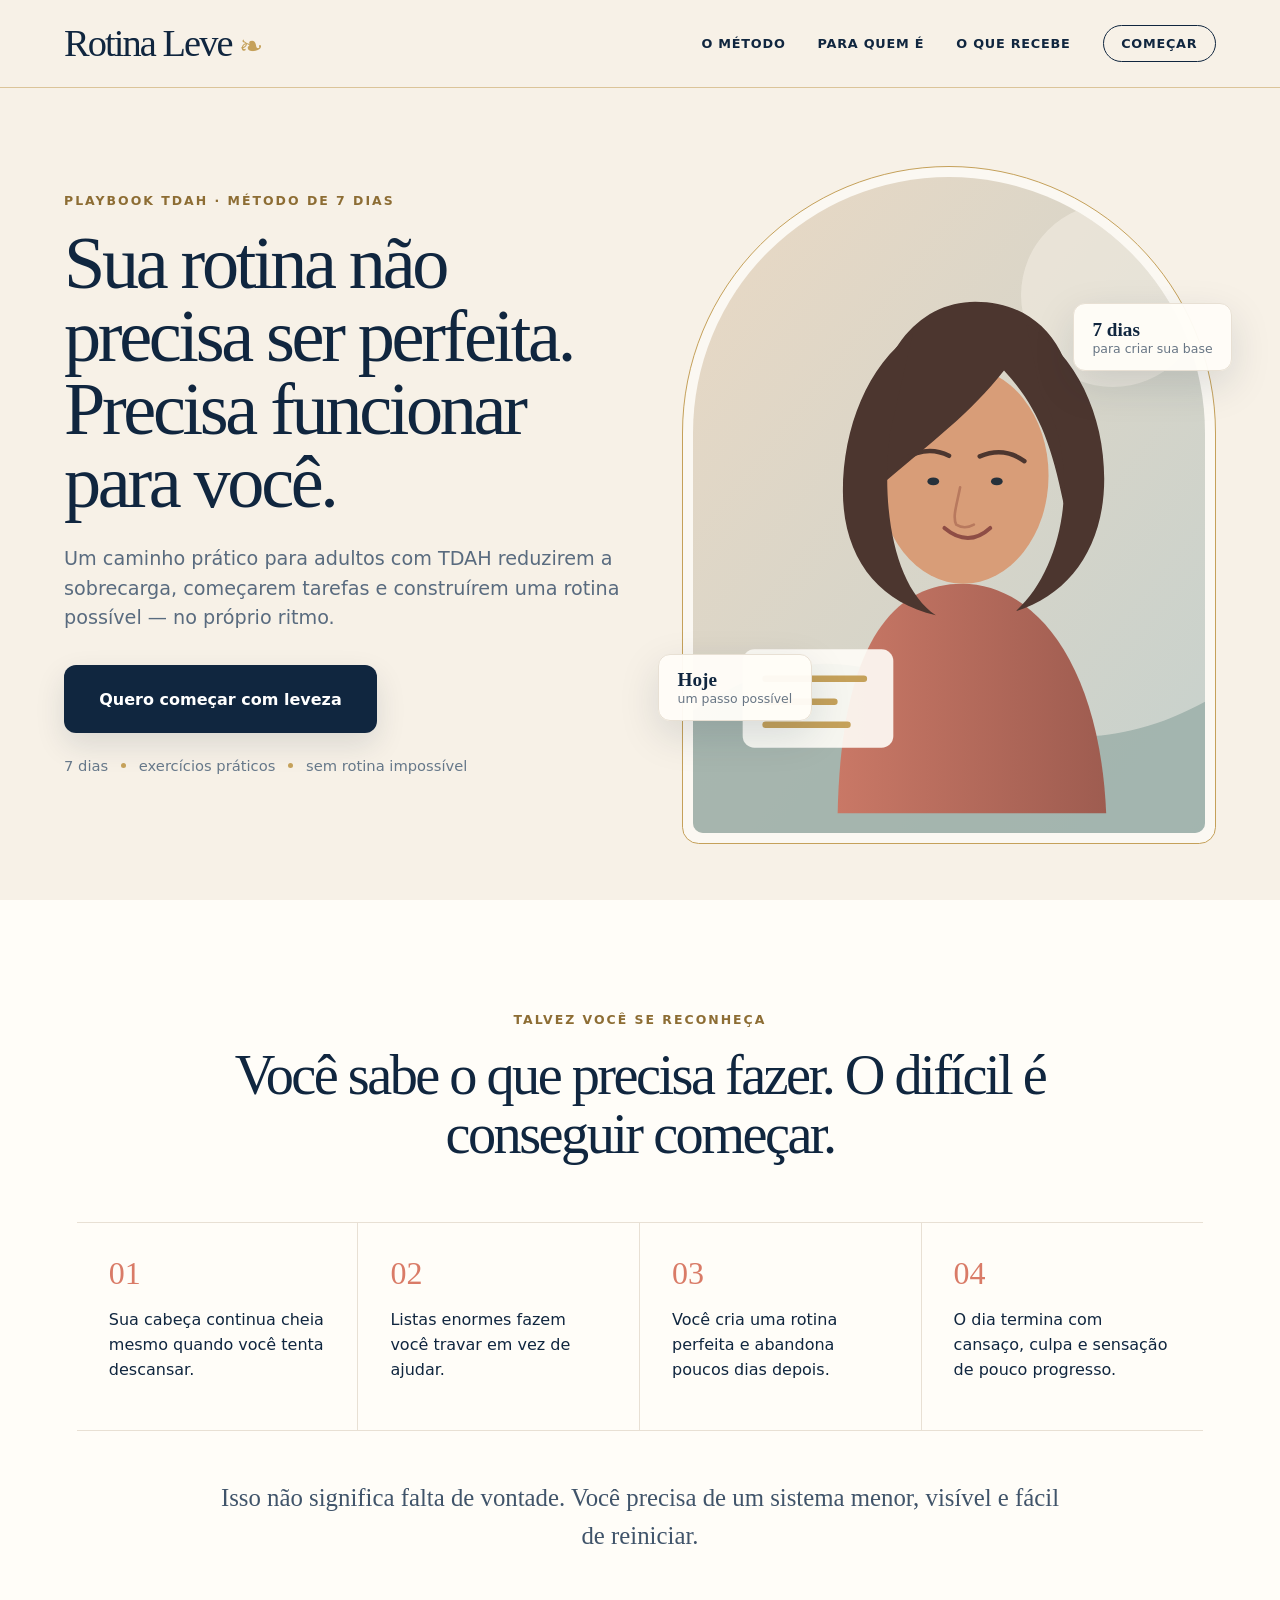
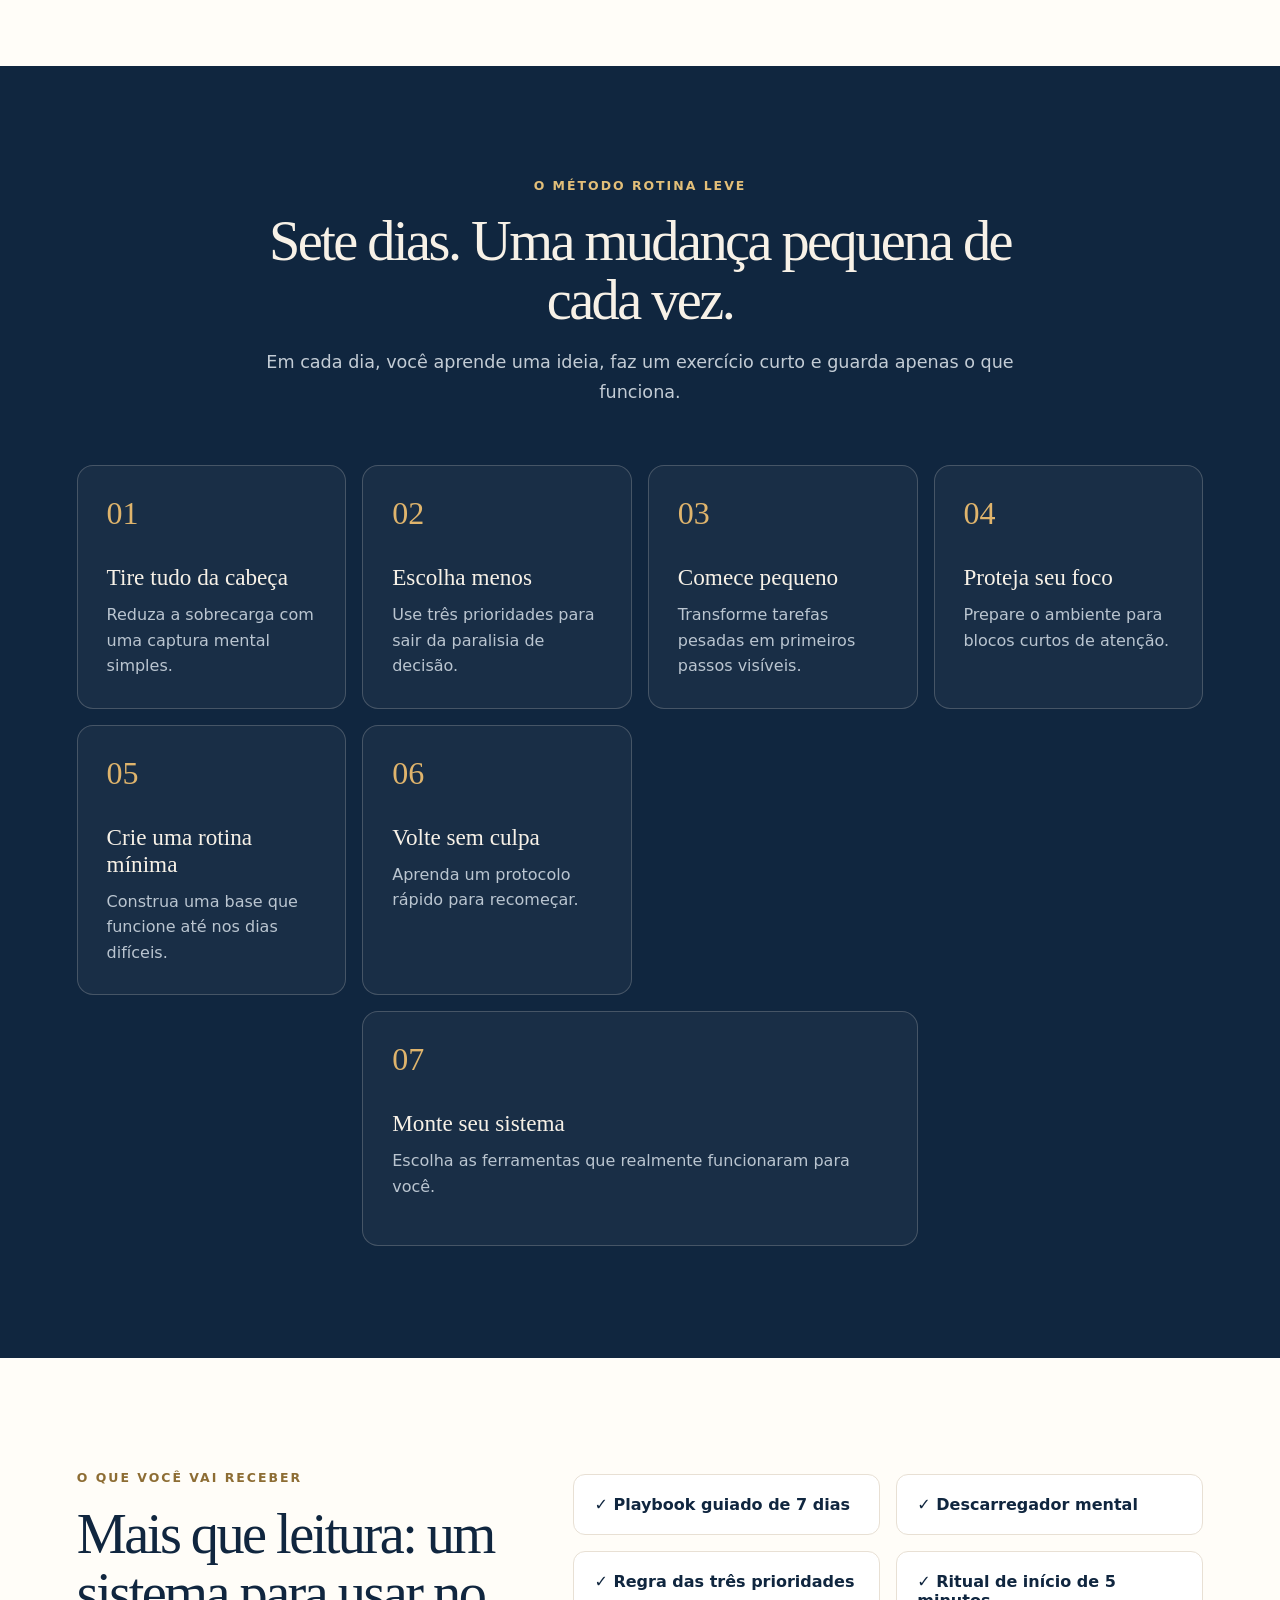
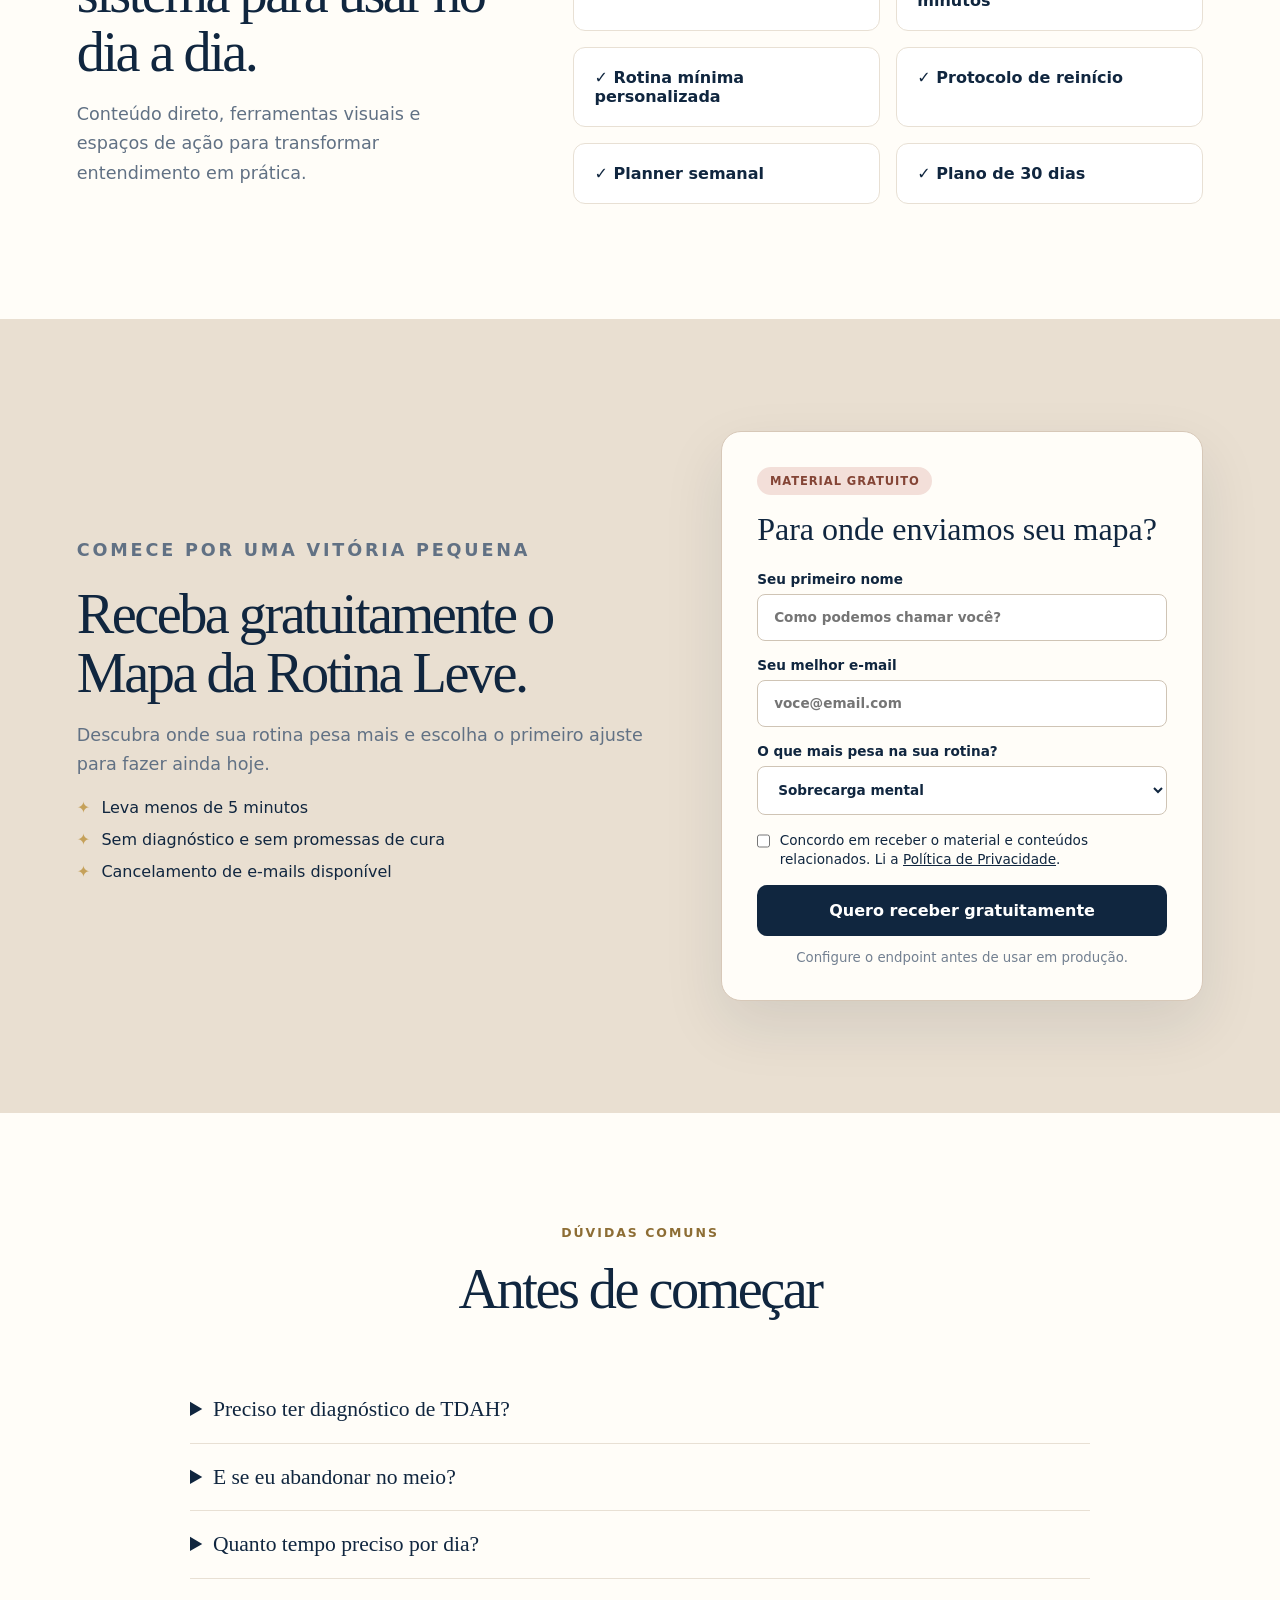
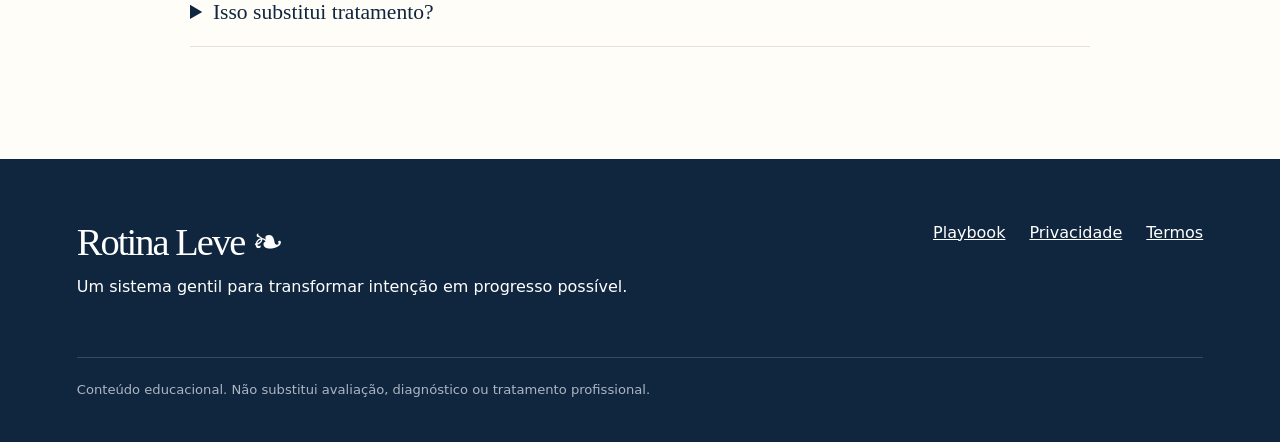
<file: site/index.html>
<!doctype html>
<html lang="pt-BR">
<head>
  <meta charset="utf-8">
  <meta name="viewport" content="width=device-width,initial-scale=1">
  <meta name="description" content="Método educacional de 7 dias para adultos reduzirem a sobrecarga e construírem uma rotina possível.">
  <meta name="theme-color" content="#10263f">
  <title>Rotina Leve — Método prático de 7 dias</title>
  <!-- TODO: trocar pelo domínio final antes do lançamento -->
  <link rel="canonical" href="https://rotinaleve.exemplo/">
  <meta property="og:type" content="website">
  <meta property="og:site_name" content="Rotina Leve">
  <meta property="og:locale" content="pt_BR">
  <meta property="og:title" content="Rotina Leve — Método prático de 7 dias">
  <meta property="og:description" content="Método educacional de 7 dias para adultos reduzirem a sobrecarga e construírem uma rotina possível.">
  <meta property="og:url" content="https://rotinaleve.exemplo/">
  <meta property="og:image" content="https://rotinaleve.exemplo/assets/images/avatar-mulher-40.svg">
  <meta name="twitter:card" content="summary_large_image">
  <meta name="twitter:title" content="Rotina Leve — Método prático de 7 dias">
  <meta name="twitter:description" content="Método educacional de 7 dias para adultos reduzirem a sobrecarga e construírem uma rotina possível.">
  <meta name="twitter:image" content="https://rotinaleve.exemplo/assets/images/avatar-mulher-40.svg">
  <link rel="manifest" href="manifest.webmanifest">
  <link rel="icon" href="assets/images/favicon.svg" type="image/svg+xml">
  <link rel="stylesheet" href="assets/css/styles.css">
</head>
<body>
  <header class="site-header">
    <a class="brand" href="#inicio">Rotina Leve <span>❧</span></a>
    <nav aria-label="Navegação principal">
      <a href="#metodo">O método</a><a href="#para-quem">Para quem é</a><a href="#conteudo">O que recebe</a><a class="nav-cta" href="#captura">Começar</a>
    </nav>
  </header>

  <main>
    <section class="hero" id="inicio">
      <div class="hero-copy">
        <p class="eyebrow">Playbook TDAH · método de 7 dias</p>
        <h1>Sua rotina não precisa ser perfeita. Precisa funcionar para você.</h1>
        <p class="hero-text">Um caminho prático para adultos com TDAH reduzirem a sobrecarga, começarem tarefas e construírem uma rotina possível — no próprio ritmo.</p>
        <a class="primary-button" href="#captura">Quero começar com leveza</a>
        <div class="micro-proof"><span>7 dias</span><i></i><span>exercícios práticos</span><i></i><span>sem rotina impossível</span></div>
      </div>
      <div class="hero-portrait" aria-label="Representação de uma mulher adulta em uma rotina mais leve">
        <div class="portrait-arch"><img src="assets/images/avatar-mulher-40.svg" alt="Ilustração temporária de uma mulher adulta serena"></div>
        <div class="floating-note note-one"><strong>Hoje</strong><span>um passo possível</span></div>
        <div class="floating-note note-two"><strong>7 dias</strong><span>para criar sua base</span></div>
      </div>
    </section>

    <section class="pain-section" id="para-quem">
      <div class="section-heading"><p class="eyebrow">Talvez você se reconheça</p><h2>Você sabe o que precisa fazer. O difícil é conseguir começar.</h2></div>
      <div class="pain-grid">
        <article><span>01</span><p>Sua cabeça continua cheia mesmo quando você tenta descansar.</p></article>
        <article><span>02</span><p>Listas enormes fazem você travar em vez de ajudar.</p></article>
        <article><span>03</span><p>Você cria uma rotina perfeita e abandona poucos dias depois.</p></article>
        <article><span>04</span><p>O dia termina com cansaço, culpa e sensação de pouco progresso.</p></article>
      </div>
      <p class="reframe">Isso não significa falta de vontade. Você precisa de um sistema menor, visível e fácil de reiniciar.</p>
    </section>

    <section class="method-section" id="metodo">
      <div class="section-heading narrow"><p class="eyebrow">O método Rotina Leve</p><h2>Sete dias. Uma mudança pequena de cada vez.</h2><p>Em cada dia, você aprende uma ideia, faz um exercício curto e guarda apenas o que funciona.</p></div>
      <div class="days-grid">
        <article class="day-card"><span>01</span><h3>Tire tudo da cabeça</h3><p>Reduza a sobrecarga com uma captura mental simples.</p></article>
        <article class="day-card"><span>02</span><h3>Escolha menos</h3><p>Use três prioridades para sair da paralisia de decisão.</p></article>
        <article class="day-card"><span>03</span><h3>Comece pequeno</h3><p>Transforme tarefas pesadas em primeiros passos visíveis.</p></article>
        <article class="day-card"><span>04</span><h3>Proteja seu foco</h3><p>Prepare o ambiente para blocos curtos de atenção.</p></article>
        <article class="day-card"><span>05</span><h3>Crie uma rotina mínima</h3><p>Construa uma base que funcione até nos dias difíceis.</p></article>
        <article class="day-card"><span>06</span><h3>Volte sem culpa</h3><p>Aprenda um protocolo rápido para recomeçar.</p></article>
        <article class="day-card"><span>07</span><h3>Monte seu sistema</h3><p>Escolha as ferramentas que realmente funcionaram para você.</p></article>
      </div>
    </section>

    <section class="included-section" id="conteudo">
      <div><p class="eyebrow">O que você vai receber</p><h2>Mais que leitura: um sistema para usar no dia a dia.</h2><p>Conteúdo direto, ferramentas visuais e espaços de ação para transformar entendimento em prática.</p></div>
      <div class="included-grid"><div>✓ Playbook guiado de 7 dias</div><div>✓ Descarregador mental</div><div>✓ Regra das três prioridades</div><div>✓ Ritual de início de 5 minutos</div><div>✓ Rotina mínima personalizada</div><div>✓ Protocolo de reinício</div><div>✓ Planner semanal</div><div>✓ Plano de 30 dias</div></div>
    </section>

    <section class="capture-section" id="captura">
      <div class="capture-copy"><p class="eyebrow">Comece por uma vitória pequena</p><h2>Receba gratuitamente o Mapa da Rotina Leve.</h2><p>Descubra onde sua rotina pesa mais e escolha o primeiro ajuste para fazer ainda hoje.</p><ul><li>Leva menos de 5 minutos</li><li>Sem diagnóstico e sem promessas de cura</li><li>Cancelamento de e-mails disponível</li></ul></div>
      <form class="lead-form" id="lead-form">
        <div class="form-badge">Material gratuito</div><h3>Para onde enviamos seu mapa?</h3>
        <label>Seu primeiro nome<input name="name" type="text" autocomplete="given-name" maxlength="80" required placeholder="Como podemos chamar você?"></label>
        <label>Seu melhor e-mail<input name="email" type="email" autocomplete="email" maxlength="180" required placeholder="voce@email.com"></label>
        <label>O que mais pesa na sua rotina?<select name="challenge"><option value="sobrecarga">Sobrecarga mental</option><option value="procrastinacao">Procrastinação</option><option value="inicio">Dificuldade de começar</option><option value="constancia">Manter constância</option></select></label>
        <label class="consent"><input name="consent" type="checkbox" required><span>Concordo em receber o material e conteúdos relacionados. Li a <a href="politica-de-privacidade.html">Política de Privacidade</a>.</span></label>
        <button type="submit">Quero receber gratuitamente</button><p class="form-status" role="status"></p><small>Configure o endpoint antes de usar em produção.</small>
      </form>
    </section>

    <section class="faq-section">
      <div class="section-heading narrow"><p class="eyebrow">Dúvidas comuns</p><h2>Antes de começar</h2></div>
      <div class="faq-list"><details><summary>Preciso ter diagnóstico de TDAH?</summary><p>Não. O método é educacional e pode ajudar adultos que enfrentam sobrecarga e dificuldade de manter uma rotina. Não substitui avaliação profissional.</p></details><details><summary>E se eu abandonar no meio?</summary><p>O método inclui um protocolo de reinício. Voltar faz parte do processo.</p></details><details><summary>Quanto tempo preciso por dia?</summary><p>De 10 a 20 minutos para ler e aplicar a microação.</p></details><details><summary>Isso substitui tratamento?</summary><p>Não. O conteúdo não substitui diagnóstico, psicoterapia, acompanhamento médico ou tratamento profissional.</p></details></div>
    </section>
  </main>

  <footer><div><span class="brand footer-brand">Rotina Leve ❧</span><p>Um sistema gentil para transformar intenção em progresso possível.</p></div><div class="footer-links"><a href="oferta.html">Playbook</a><a href="politica-de-privacidade.html">Privacidade</a><a href="termos-de-uso.html">Termos</a></div><p class="disclaimer">Conteúdo educacional. Não substitui avaliação, diagnóstico ou tratamento profissional.</p></footer>
  <script src="assets/js/config.js"></script><script src="assets/js/app.js"></script>
</body>
</html>
</file>
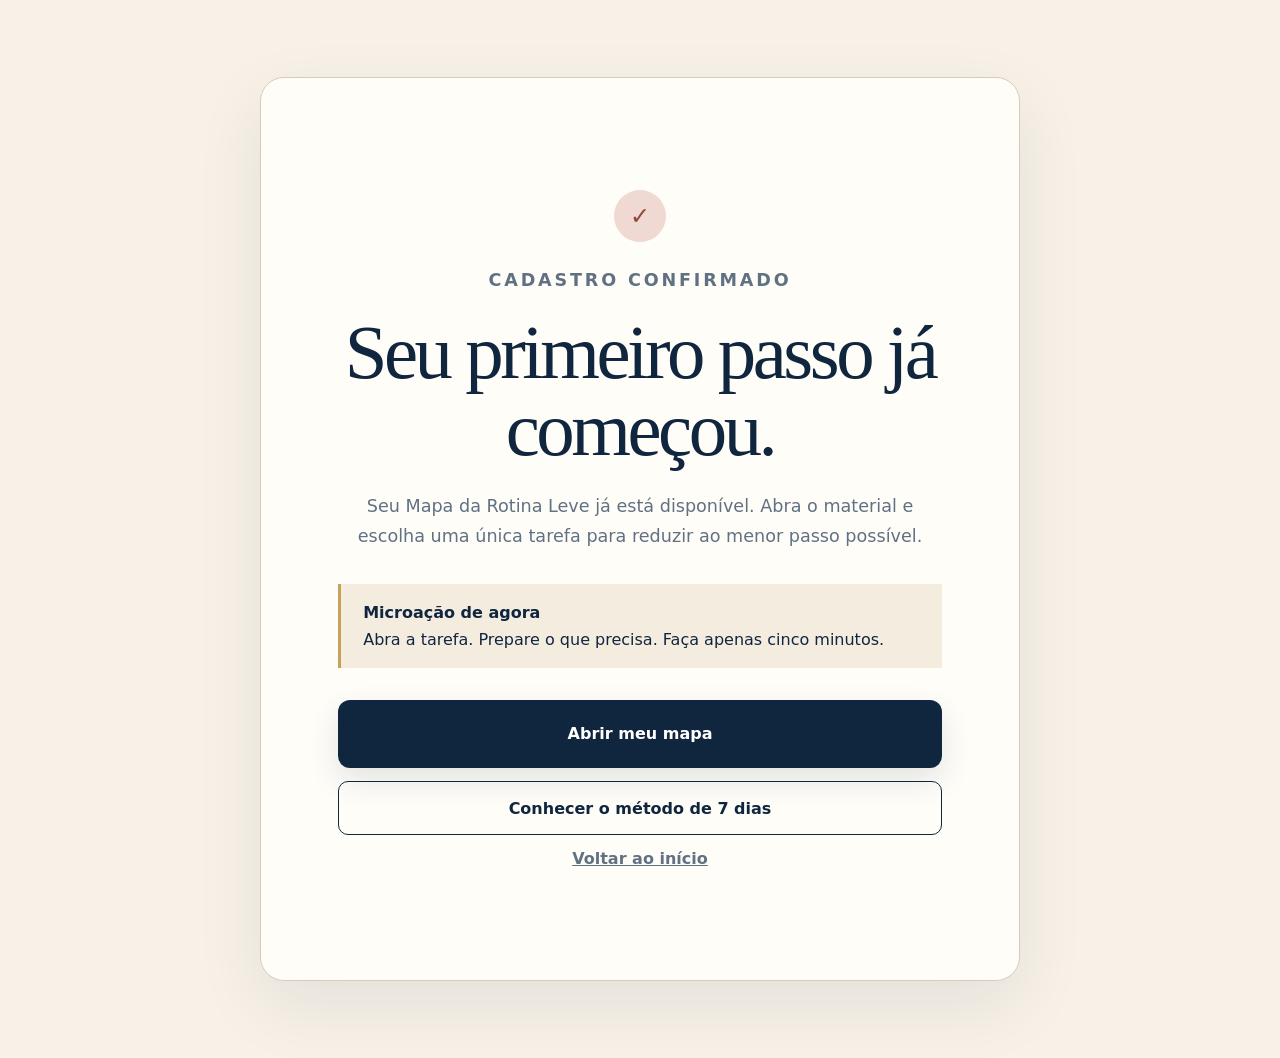
<file: site/obrigado.html>
<!doctype html><html lang="pt-BR"><head><meta charset="utf-8"><meta name="viewport" content="width=device-width,initial-scale=1"><meta name="description" content="Cadastro confirmado. Acesse agora o seu Mapa da Rotina Leve e dê o primeiro passo."><meta name="theme-color" content="#10263f"><meta name="robots" content="noindex,follow"><title>Cadastro confirmado — Rotina Leve</title><link rel="stylesheet" href="assets/css/styles.css"><link rel="icon" href="assets/images/favicon.svg" type="image/svg+xml"></head><body><main class="simple-page"><section class="simple-card"><span class="simple-icon">✓</span><p class="eyebrow">Cadastro confirmado</p><h1>Seu primeiro passo já começou.</h1><p>Seu Mapa da Rotina Leve já está disponível. Abra o material e escolha uma única tarefa para reduzir ao menor passo possível.</p><div class="next-step"><strong>Microação de agora</strong><span>Abra a tarefa. Prepare o que precisa. Faça apenas cinco minutos.</span></div><div class="simple-actions"><a class="primary-button" href="downloads/mapa-da-rotina-leve.html" target="_blank" rel="noreferrer">Abrir meu mapa</a><a class="secondary-button" href="oferta.html">Conhecer o método de 7 dias</a><a class="text-link" href="index.html">Voltar ao início</a></div></section></main></body></html>
</file>
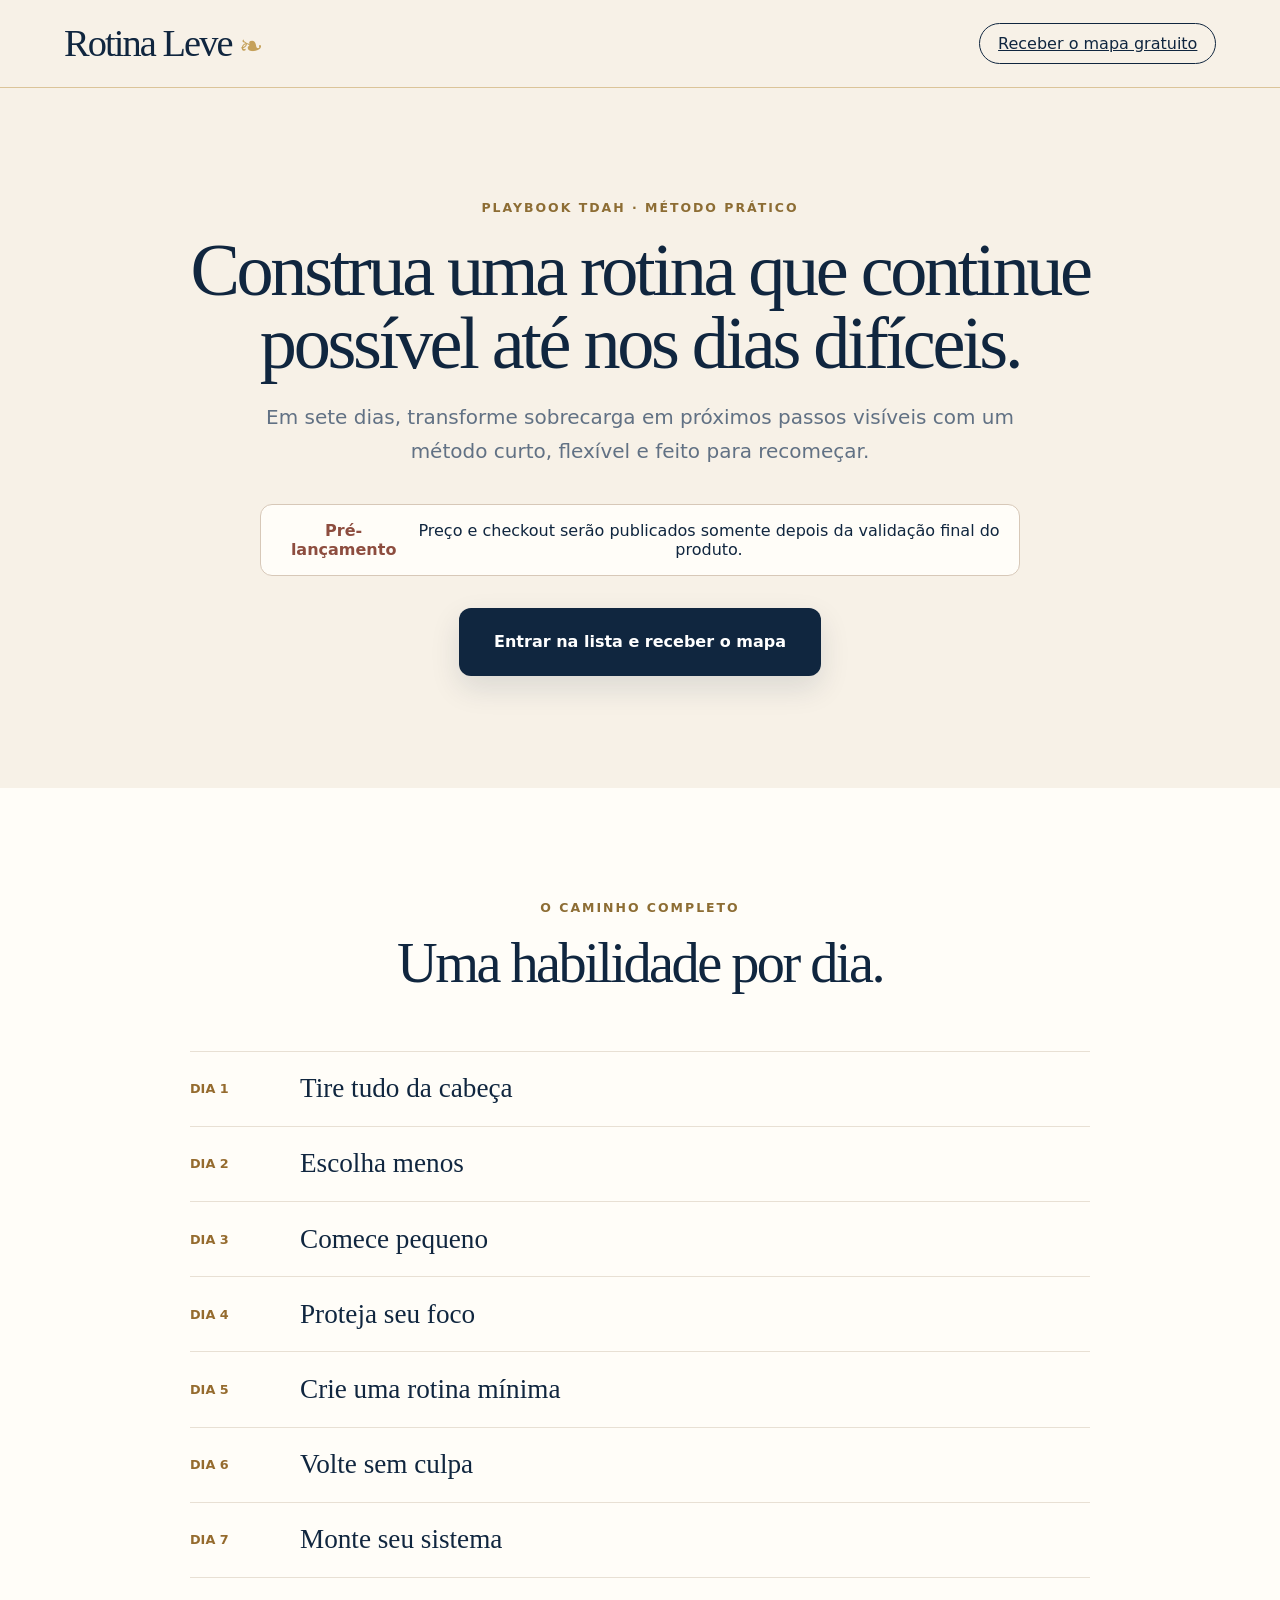
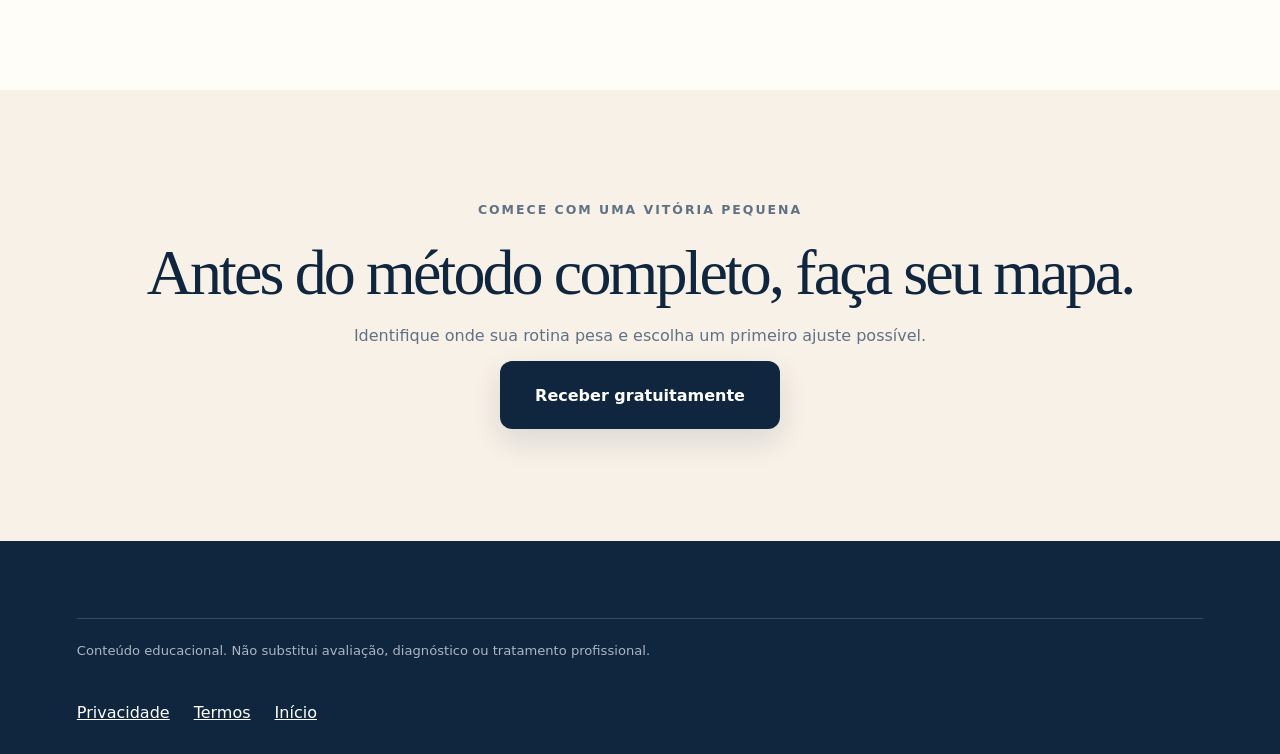
<file: site/oferta.html>
<!doctype html><html lang="pt-BR"><head><meta charset="utf-8"><meta name="viewport" content="width=device-width,initial-scale=1"><meta name="description" content="Conheça o método Rotina Leve de 7 dias."><meta name="theme-color" content="#10263f"><title>Playbook Rotina Leve</title><!-- TODO: trocar pelo domínio final antes do lançamento --><link rel="canonical" href="https://rotinaleve.exemplo/oferta.html"><meta property="og:type" content="website"><meta property="og:site_name" content="Rotina Leve"><meta property="og:locale" content="pt_BR"><meta property="og:title" content="Playbook Rotina Leve — método de 7 dias"><meta property="og:description" content="Conheça o método Rotina Leve de 7 dias."><meta property="og:url" content="https://rotinaleve.exemplo/oferta.html"><meta property="og:image" content="https://rotinaleve.exemplo/assets/images/avatar-mulher-40.svg"><meta name="twitter:card" content="summary_large_image"><meta name="twitter:title" content="Playbook Rotina Leve — método de 7 dias"><meta name="twitter:description" content="Conheça o método Rotina Leve de 7 dias."><meta name="twitter:image" content="https://rotinaleve.exemplo/assets/images/avatar-mulher-40.svg"><link rel="stylesheet" href="assets/css/styles.css"><link rel="icon" href="assets/images/favicon.svg" type="image/svg+xml"></head><body><main class="offer-page"><header class="offer-header"><a class="brand" href="index.html">Rotina Leve <span>❧</span></a><a class="nav-cta" href="index.html#captura">Receber o mapa gratuito</a></header><section class="offer-hero"><p class="eyebrow">Playbook TDAH · método prático</p><h1>Construa uma rotina que continue possível até nos dias difíceis.</h1><p>Em sete dias, transforme sobrecarga em próximos passos visíveis com um método curto, flexível e feito para recomeçar.</p><div class="offer-notice"><strong>Pré-lançamento</strong><span>Preço e checkout serão publicados somente depois da validação final do produto.</span></div><a class="primary-button" href="index.html#captura">Entrar na lista e receber o mapa</a></section><section class="offer-days"><div class="section-heading narrow"><p class="eyebrow">O caminho completo</p><h2>Uma habilidade por dia.</h2></div><ol><li><span>Dia 1</span><strong>Tire tudo da cabeça</strong></li><li><span>Dia 2</span><strong>Escolha menos</strong></li><li><span>Dia 3</span><strong>Comece pequeno</strong></li><li><span>Dia 4</span><strong>Proteja seu foco</strong></li><li><span>Dia 5</span><strong>Crie uma rotina mínima</strong></li><li><span>Dia 6</span><strong>Volte sem culpa</strong></li><li><span>Dia 7</span><strong>Monte seu sistema</strong></li></ol></section><section class="offer-final"><p class="eyebrow">Comece com uma vitória pequena</p><h2>Antes do método completo, faça seu mapa.</h2><p>Identifique onde sua rotina pesa e escolha um primeiro ajuste possível.</p><a class="primary-button" href="index.html#captura">Receber gratuitamente</a></section></main><footer><p class="disclaimer">Conteúdo educacional. Não substitui avaliação, diagnóstico ou tratamento profissional.</p><div class="footer-links"><a href="politica-de-privacidade.html">Privacidade</a><a href="termos-de-uso.html">Termos</a><a href="index.html">Início</a></div></footer></body></html>
</file>
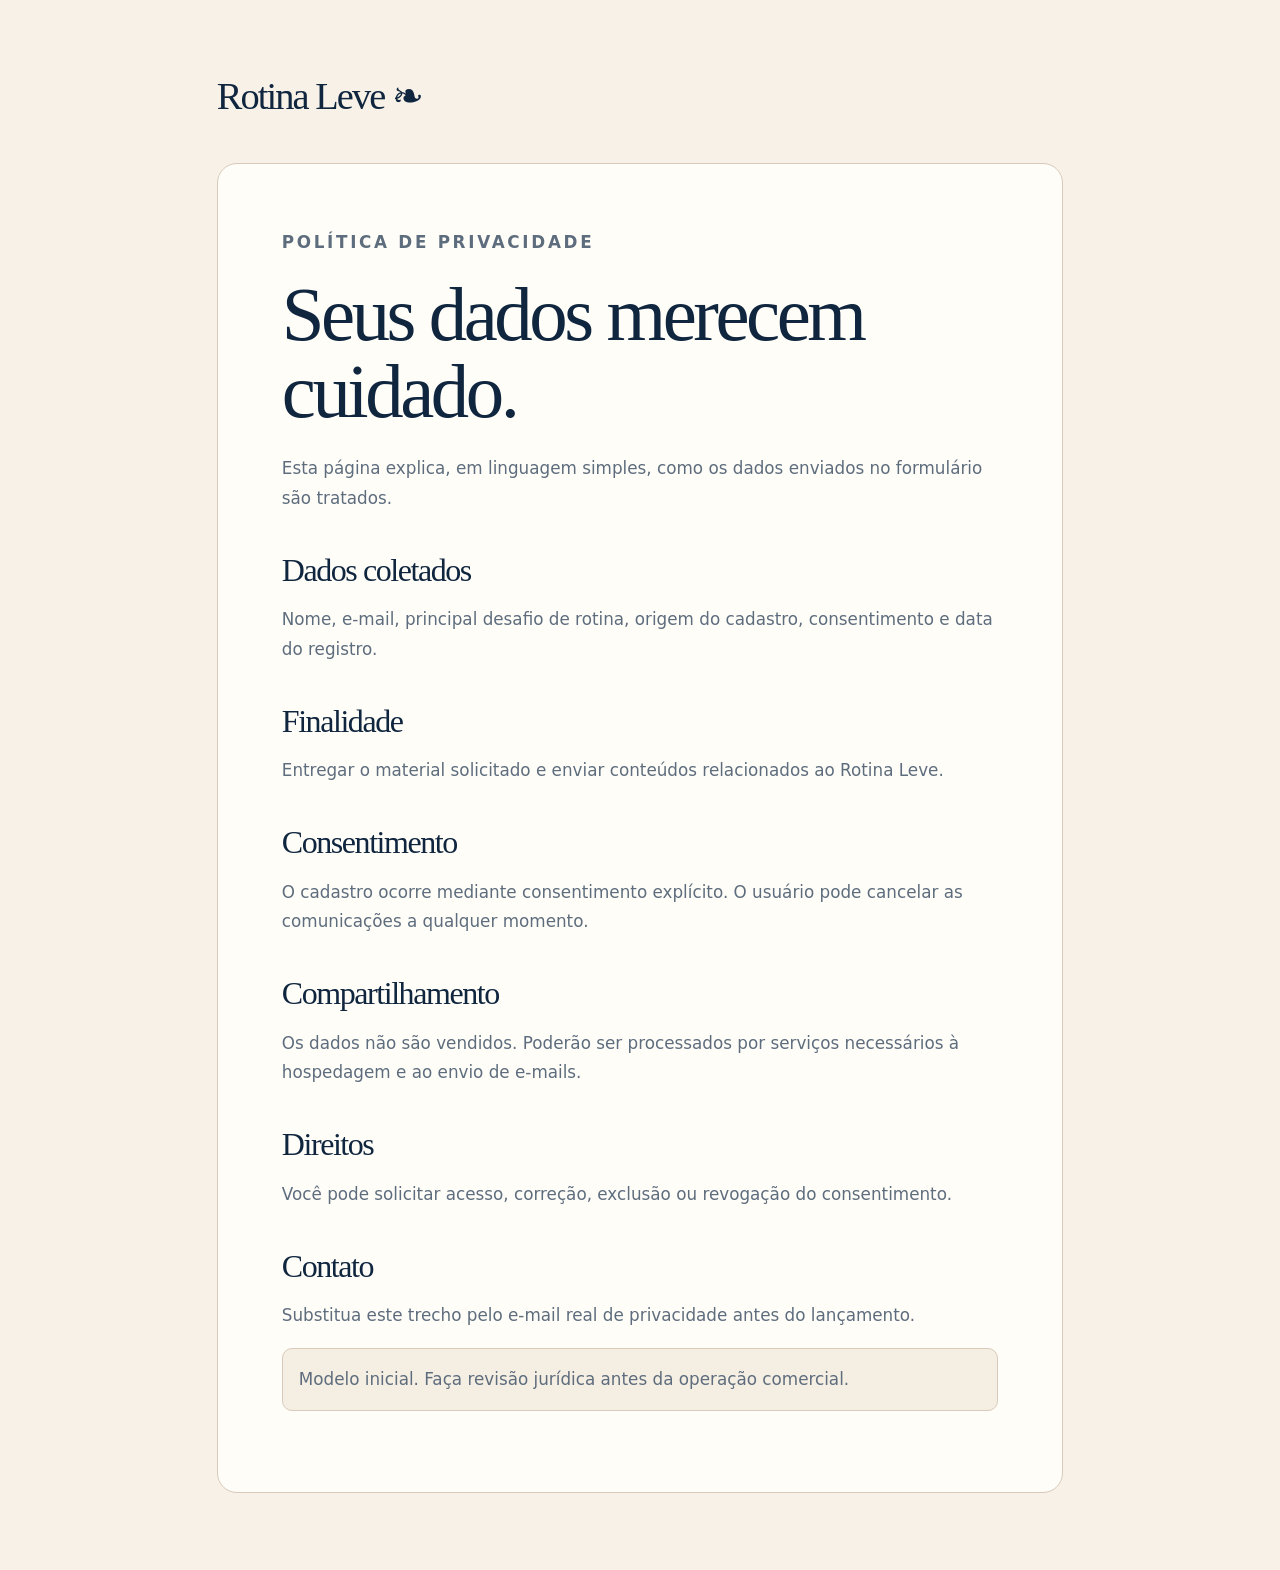
<file: site/politica-de-privacidade.html>
<!doctype html><html lang="pt-BR"><head><meta charset="utf-8"><meta name="viewport" content="width=device-width,initial-scale=1"><meta name="description" content="Como os dados enviados no formulário do Rotina Leve são tratados, em linguagem simples."><meta name="theme-color" content="#10263f"><title>Política de Privacidade — Rotina Leve</title><link rel="stylesheet" href="assets/css/styles.css"><link rel="icon" href="assets/images/favicon.svg" type="image/svg+xml"></head><body><main class="legal-page"><a class="brand" href="index.html">Rotina Leve ❧</a><article><p class="eyebrow">Política de Privacidade</p><h1>Seus dados merecem cuidado.</h1><p>Esta página explica, em linguagem simples, como os dados enviados no formulário são tratados.</p><h2>Dados coletados</h2><p>Nome, e-mail, principal desafio de rotina, origem do cadastro, consentimento e data do registro.</p><h2>Finalidade</h2><p>Entregar o material solicitado e enviar conteúdos relacionados ao Rotina Leve.</p><h2>Consentimento</h2><p>O cadastro ocorre mediante consentimento explícito. O usuário pode cancelar as comunicações a qualquer momento.</p><h2>Compartilhamento</h2><p>Os dados não são vendidos. Poderão ser processados por serviços necessários à hospedagem e ao envio de e-mails.</p><h2>Direitos</h2><p>Você pode solicitar acesso, correção, exclusão ou revogação do consentimento.</p><h2>Contato</h2><p>Substitua este trecho pelo e-mail real de privacidade antes do lançamento.</p><p class="legal-note">Modelo inicial. Faça revisão jurídica antes da operação comercial.</p></article></main></body></html>
</file>
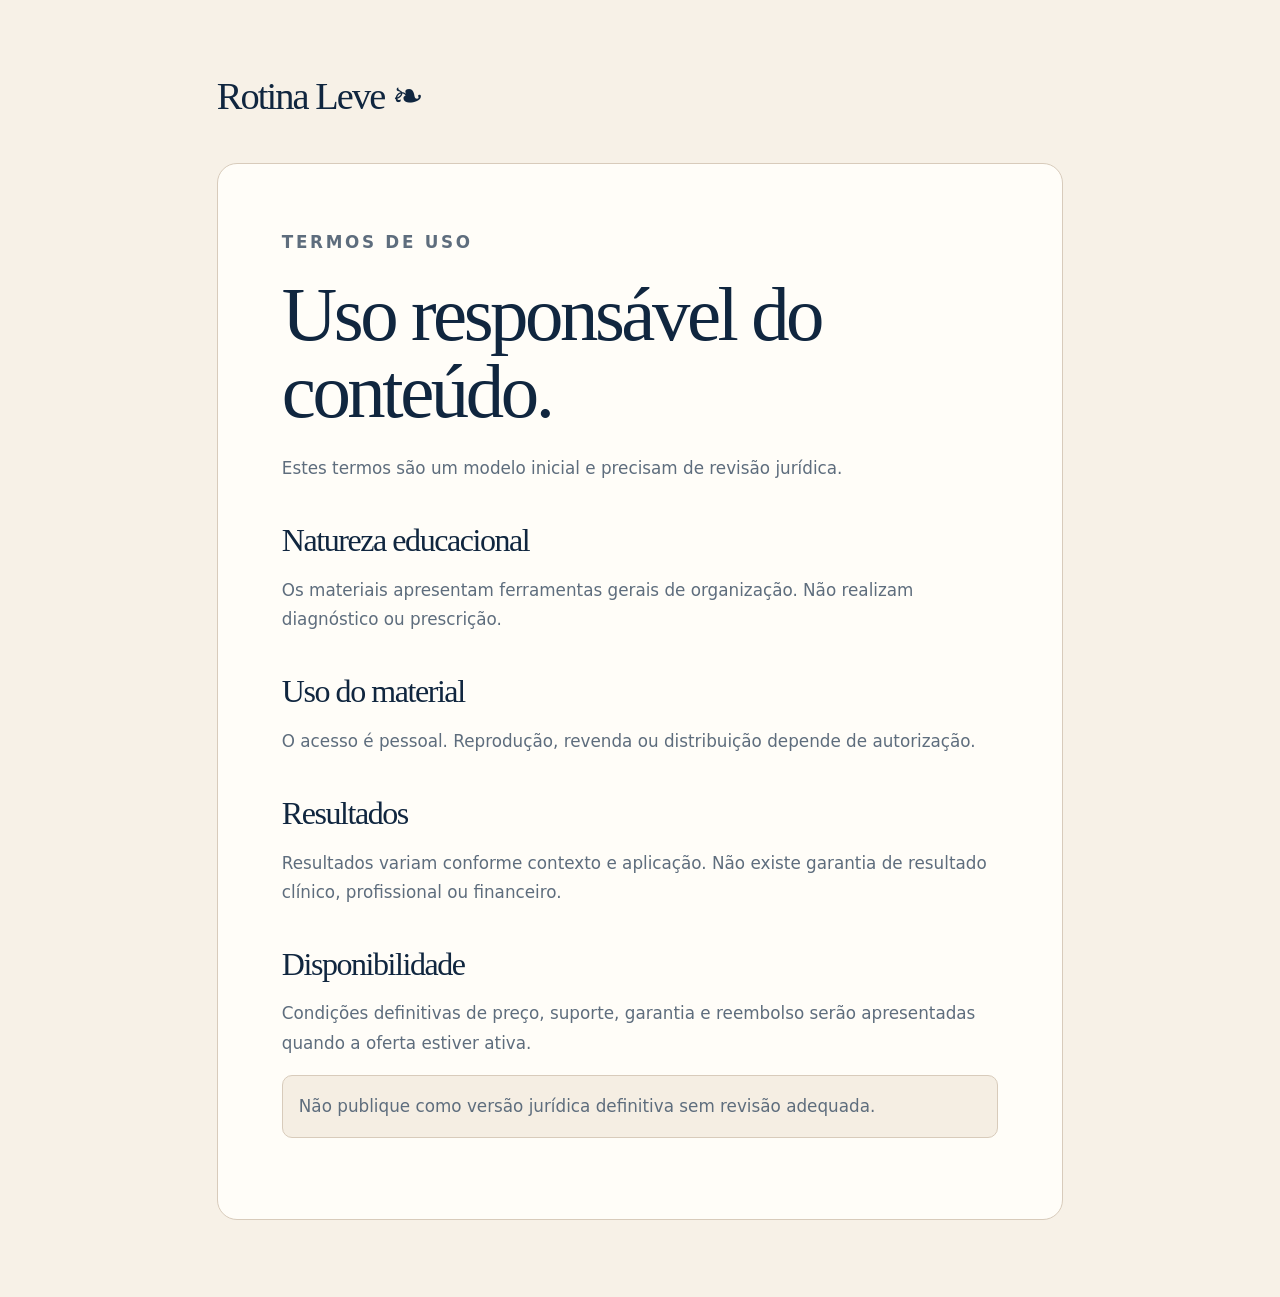
<file: site/termos-de-uso.html>
<!doctype html><html lang="pt-BR"><head><meta charset="utf-8"><meta name="viewport" content="width=device-width,initial-scale=1"><meta name="description" content="Termos de uso do conteúdo educacional Rotina Leve. Modelo inicial sujeito a revisão jurídica."><meta name="theme-color" content="#10263f"><title>Termos de Uso — Rotina Leve</title><link rel="stylesheet" href="assets/css/styles.css"><link rel="icon" href="assets/images/favicon.svg" type="image/svg+xml"></head><body><main class="legal-page"><a class="brand" href="index.html">Rotina Leve ❧</a><article><p class="eyebrow">Termos de Uso</p><h1>Uso responsável do conteúdo.</h1><p>Estes termos são um modelo inicial e precisam de revisão jurídica.</p><h2>Natureza educacional</h2><p>Os materiais apresentam ferramentas gerais de organização. Não realizam diagnóstico ou prescrição.</p><h2>Uso do material</h2><p>O acesso é pessoal. Reprodução, revenda ou distribuição depende de autorização.</p><h2>Resultados</h2><p>Resultados variam conforme contexto e aplicação. Não existe garantia de resultado clínico, profissional ou financeiro.</p><h2>Disponibilidade</h2><p>Condições definitivas de preço, suporte, garantia e reembolso serão apresentadas quando a oferta estiver ativa.</p><p class="legal-note">Não publique como versão jurídica definitiva sem revisão adequada.</p></article></main></body></html>
</file>
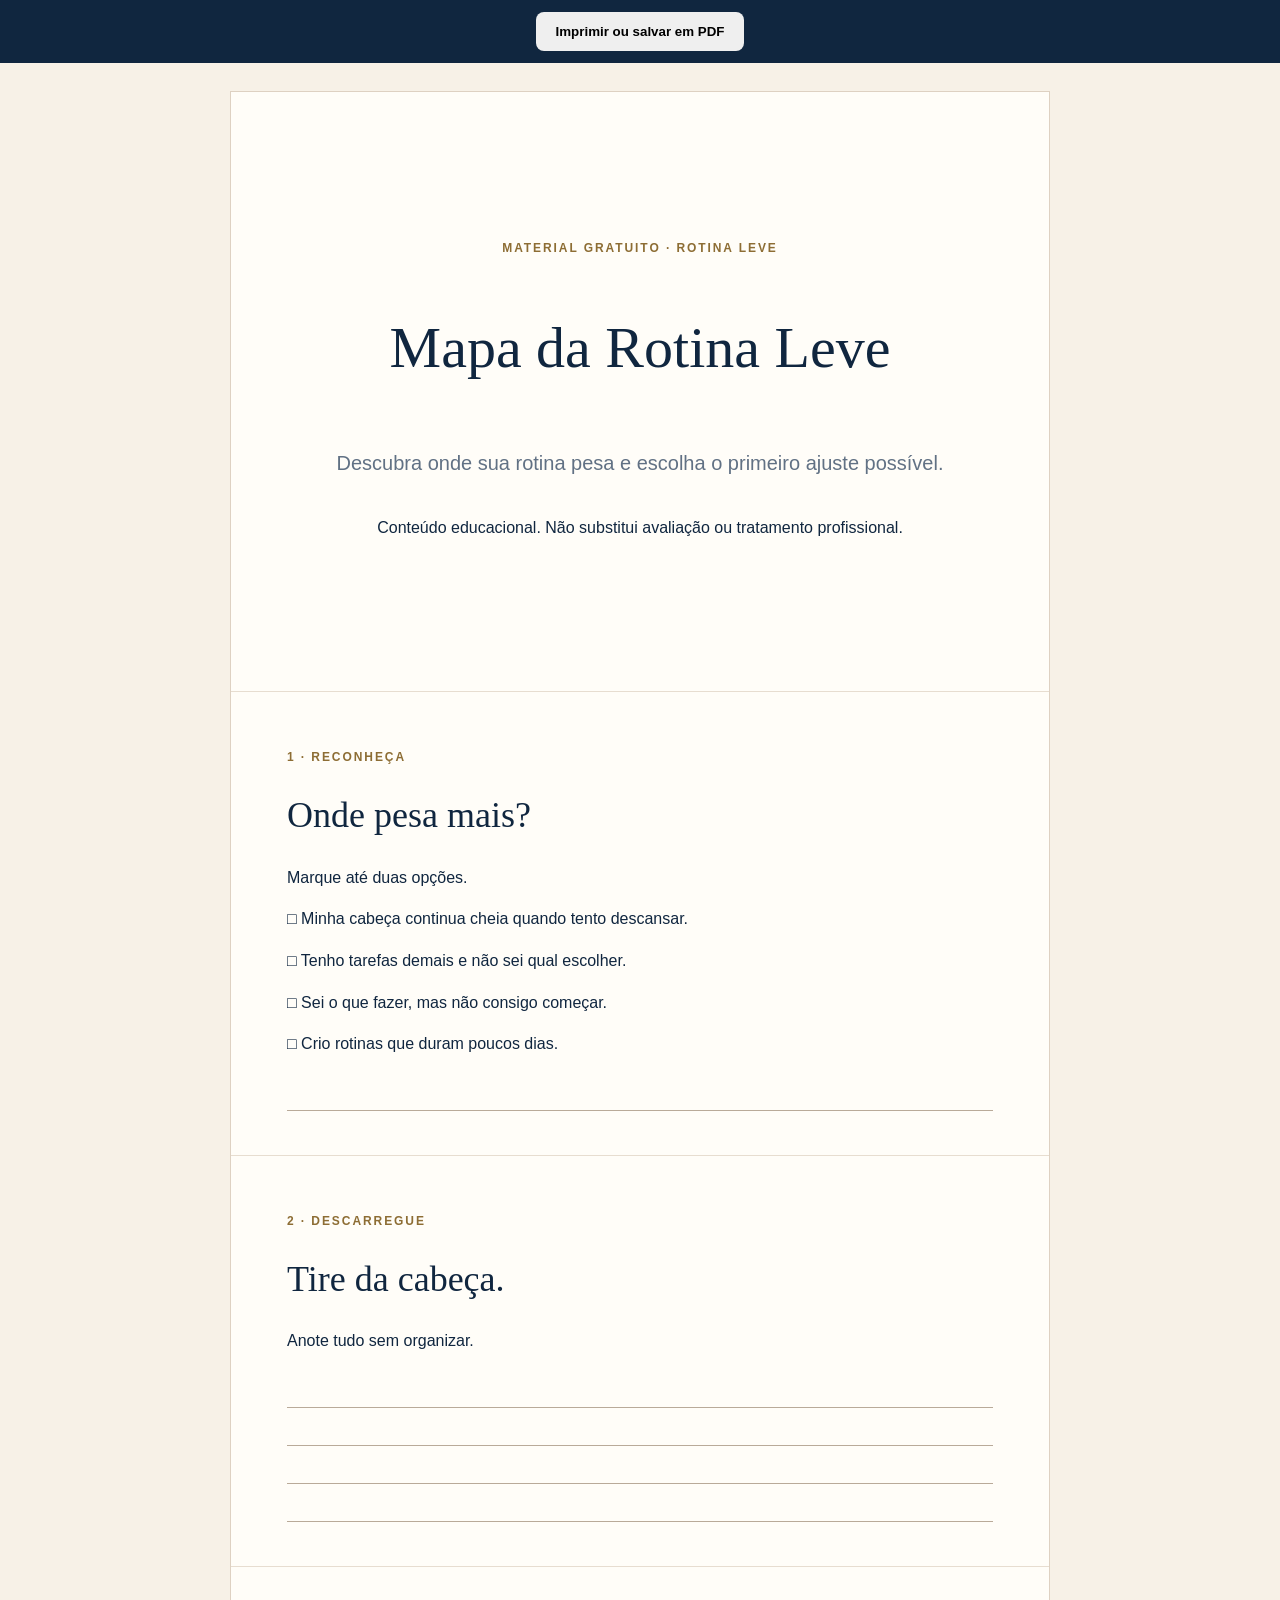
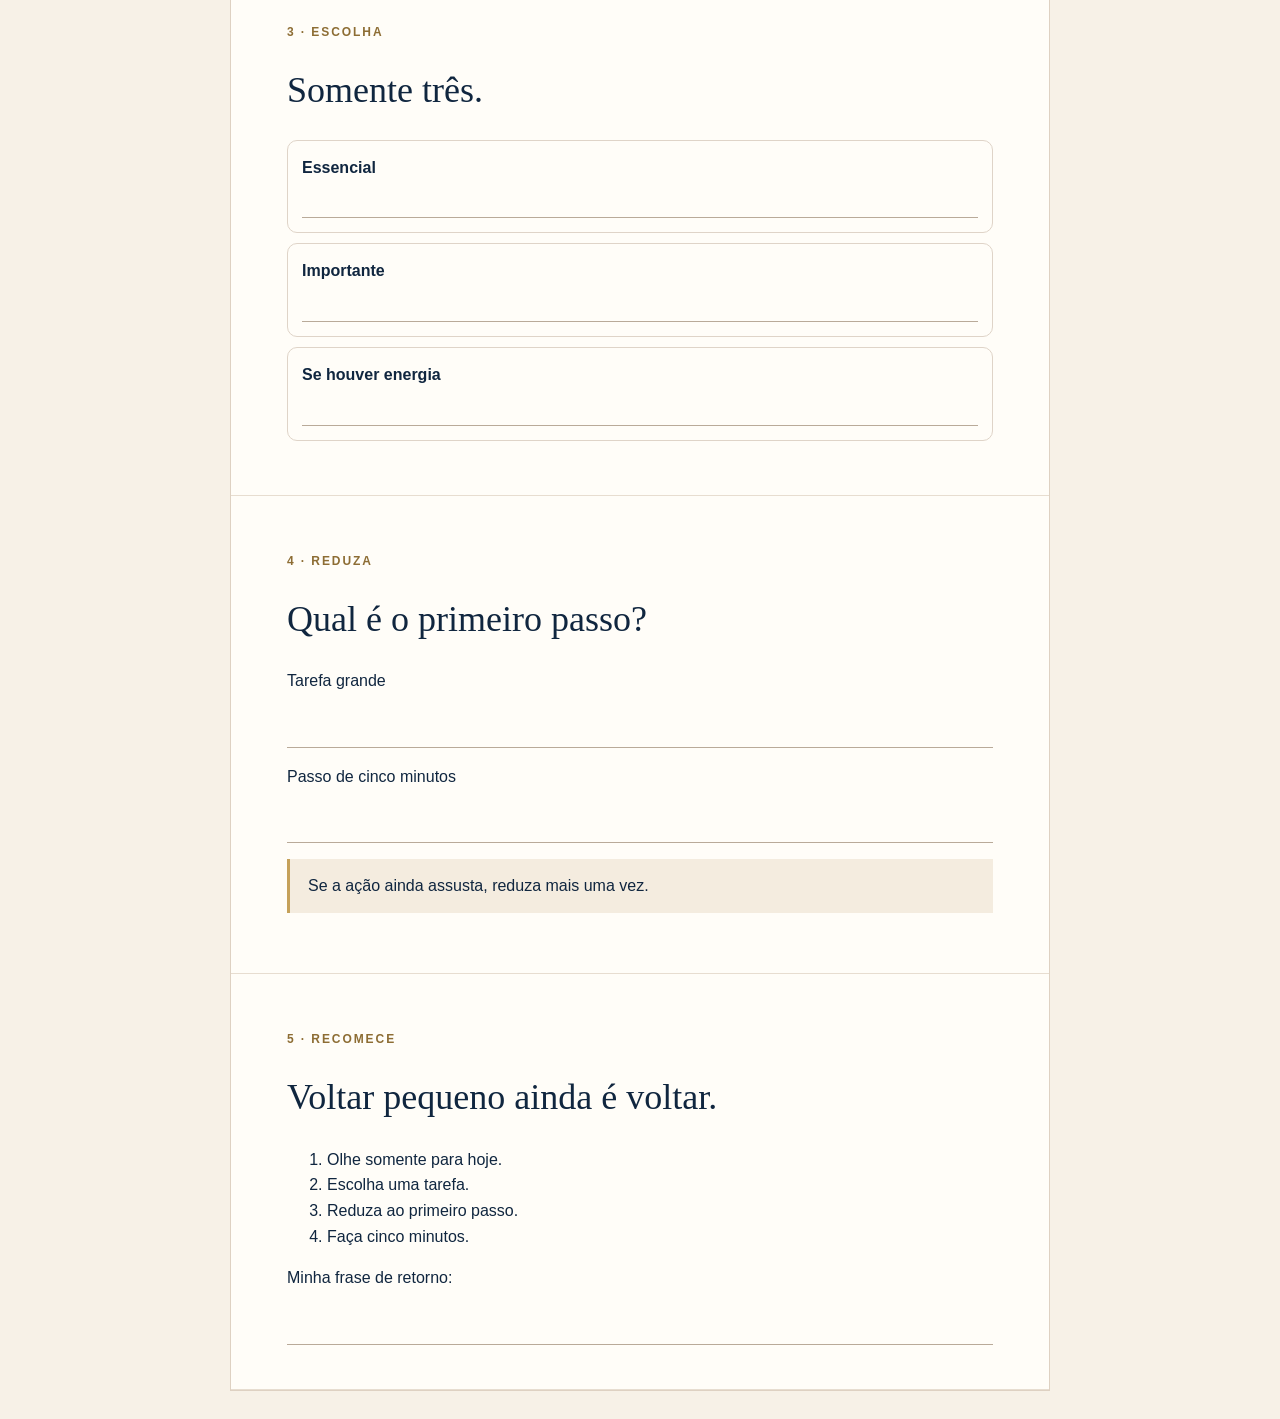
<file: site/downloads/mapa-da-rotina-leve.html>
<!doctype html><html lang="pt-BR"><head><meta charset="utf-8"><meta name="viewport" content="width=device-width,initial-scale=1"><title>Mapa da Rotina Leve</title><style>:root{--cream:#f7f1e7;--paper:#fffdf8;--navy:#10263f;--gold:#c5a15a;--muted:#617184}*{box-sizing:border-box}body{margin:0;background:var(--cream);color:var(--navy);font:16px/1.6 Arial,sans-serif}.toolbar{position:sticky;top:0;text-align:center;padding:12px;background:var(--navy)}button{padding:12px 20px;border:0;border-radius:8px;font-weight:800}.book{width:min(820px,calc(100% - 28px));margin:28px auto;background:var(--paper);border:1px solid #ded1c2}section{padding:44px 56px;border-bottom:1px solid #e7ddd0}.cover{min-height:600px;display:flex;flex-direction:column;justify-content:center;text-align:center}.eyebrow{color:#8d6d34;font-size:12px;font-weight:800;letter-spacing:.16em;text-transform:uppercase}h1,h2{font-family:Georgia,serif;font-weight:400;line-height:1.05}h1{font-size:58px}h2{font-size:36px}.lead{font-size:20px;color:var(--muted)}.line{height:38px;border-bottom:1px solid #b9aa99}.card{padding:14px;border:1px solid #dfd4c8;border-radius:10px;margin:10px 0}.quote{border-left:3px solid var(--gold);padding:14px 18px;background:#f4ecdf}@media(max-width:600px){section{padding:32px 24px}h1{font-size:42px}}@media print{.toolbar{display:none}.book{width:100%;margin:0;border:0}section{padding:15mm;break-inside:avoid}}</style></head><body><div class="toolbar"><button onclick="window.print()">Imprimir ou salvar em PDF</button></div><main class="book"><section class="cover"><p class="eyebrow">Material gratuito · Rotina Leve</p><h1>Mapa da Rotina Leve</h1><p class="lead">Descubra onde sua rotina pesa e escolha o primeiro ajuste possível.</p><p>Conteúdo educacional. Não substitui avaliação ou tratamento profissional.</p></section><section><p class="eyebrow">1 · Reconheça</p><h2>Onde pesa mais?</h2><p>Marque até duas opções.</p><p>□ Minha cabeça continua cheia quando tento descansar.</p><p>□ Tenho tarefas demais e não sei qual escolher.</p><p>□ Sei o que fazer, mas não consigo começar.</p><p>□ Crio rotinas que duram poucos dias.</p><div class="line"></div></section><section><p class="eyebrow">2 · Descarregue</p><h2>Tire da cabeça.</h2><p>Anote tudo sem organizar.</p><div class="line"></div><div class="line"></div><div class="line"></div><div class="line"></div></section><section><p class="eyebrow">3 · Escolha</p><h2>Somente três.</h2><div class="card"><strong>Essencial</strong><div class="line"></div></div><div class="card"><strong>Importante</strong><div class="line"></div></div><div class="card"><strong>Se houver energia</strong><div class="line"></div></div></section><section><p class="eyebrow">4 · Reduza</p><h2>Qual é o primeiro passo?</h2><p>Tarefa grande</p><div class="line"></div><p>Passo de cinco minutos</p><div class="line"></div><p class="quote">Se a ação ainda assusta, reduza mais uma vez.</p></section><section><p class="eyebrow">5 · Recomece</p><h2>Voltar pequeno ainda é voltar.</h2><ol><li>Olhe somente para hoje.</li><li>Escolha uma tarefa.</li><li>Reduza ao primeiro passo.</li><li>Faça cinco minutos.</li></ol><p>Minha frase de retorno:</p><div class="line"></div></section></main></body></html>
</file>
<file: site/assets/css/styles.css>
:root{--cream:#f7f1e7;--paper:#fffdf8;--navy:#10263f;--blue:#38516d;--gold:#c5a15a;--coral:#d97b67;--mist:#e8e0d4;--muted:#617184;--white:#fff}*{box-sizing:border-box}html{scroll-behavior:smooth}body{margin:0;background:var(--cream);color:var(--navy);font-family:Inter,Manrope,ui-sans-serif,system-ui,sans-serif}a{color:inherit}button,input,select{font:inherit}.site-header{min-height:88px;display:flex;align-items:center;justify-content:space-between;padding:0 5vw;border-bottom:1px solid rgba(197,161,90,.55);position:relative;z-index:10}.brand{font:400 clamp(2rem,3vw,3rem)/1 Georgia,serif;text-decoration:none;letter-spacing:-.05em}.brand span{color:var(--gold);font-size:.75em}.site-header nav{display:flex;align-items:center;gap:2rem;font-size:.8rem;font-weight:800;letter-spacing:.06em;text-transform:uppercase}.site-header nav a{text-decoration:none}.nav-cta{border:1px solid var(--navy);border-radius:999px;padding:.65rem 1.1rem}.hero{min-height:calc(100vh - 88px);display:grid;grid-template-columns:1.03fr .97fr;gap:4vw;align-items:center;padding:2.2rem 5vw 3.5rem;overflow:hidden}.hero-copy{max-width:760px}.eyebrow{color:#8d6d34;font-size:.78rem;font-weight:800;letter-spacing:.16em;text-transform:uppercase;margin:0 0 1.2rem}h1,h2{font-family:Georgia,serif;font-weight:400;letter-spacing:-.045em}h1{font-size:clamp(3.5rem,5.8vw,6.4rem);line-height:.98;margin:0}.hero-text{color:#596b7f;font-size:clamp(1.12rem,1.5vw,1.4rem);line-height:1.55;max-width:650px;margin:1.6rem 0 2rem}.primary-button{display:inline-flex;min-height:68px;align-items:center;justify-content:center;background:var(--navy);color:var(--white);text-decoration:none;font-weight:800;padding:0 2.2rem;border-radius:12px;box-shadow:0 12px 30px rgba(16,38,63,.12);transition:.2s}.primary-button:hover{transform:translateY(-2px);background:#091b2f}.micro-proof{display:flex;align-items:center;flex-wrap:wrap;gap:.8rem;margin-top:1.5rem;color:#66788a;font-size:.92rem}.micro-proof i{width:5px;height:5px;border-radius:50%;background:var(--gold)}.hero-portrait{position:relative;display:flex;justify-content:center;align-self:stretch;min-height:650px;align-items:flex-end}.portrait-arch{width:min(100%,650px);height:94%;overflow:hidden;border-radius:320px 320px 20px 20px;border:1px solid var(--gold);padding:10px;background:rgba(255,255,255,.45)}.portrait-arch img{width:100%;height:100%;object-fit:cover;border-radius:310px 310px 12px 12px}.floating-note{position:absolute;background:rgba(255,253,248,.96);border:1px solid var(--mist);box-shadow:0 14px 40px rgba(16,38,63,.13);padding:.9rem 1.15rem;border-radius:12px;display:flex;flex-direction:column}.floating-note strong{font-family:Georgia,serif;font-size:1.2rem}.floating-note span{font-size:.78rem;color:#687685}.note-one{left:-1.5rem;bottom:17%}.note-two{right:-1rem;top:25%}section:not(.hero){padding:7rem 6vw}.section-heading{max-width:980px;margin:0 auto 3.6rem;text-align:center}.section-heading.narrow{max-width:800px}.section-heading h2,.included-section h2,.capture-copy h2{font-size:clamp(2.6rem,4.4vw,5rem);line-height:1.05;margin:0}.section-heading>p:last-child,.included-section>div>p:last-child,.capture-copy>p{color:var(--muted);font-size:1.1rem;line-height:1.7}.pain-section{background:var(--paper)}.pain-grid{max-width:1180px;margin:auto;display:grid;grid-template-columns:repeat(4,1fr);border-top:1px solid var(--mist);border-bottom:1px solid var(--mist)}.pain-grid article{padding:2rem;border-right:1px solid var(--mist)}.pain-grid article:last-child{border:0}.pain-grid span{color:var(--coral);font:400 2rem Georgia,serif}.pain-grid p{line-height:1.55}.reframe{max-width:850px;margin:3rem auto 0;text-align:center;font:400 1.55rem/1.5 Georgia,serif;color:#40546a}.method-section{background:var(--navy);color:var(--cream)}.method-section .eyebrow{color:#e3bf79}.method-section .section-heading>p:last-child{color:#c3ccd5}.days-grid{max-width:1200px;margin:auto;display:grid;grid-template-columns:repeat(4,1fr);gap:1rem}.day-card{min-height:235px;padding:1.8rem;border:1px solid rgba(247,241,231,.2);border-radius:16px;background:rgba(255,255,255,.04)}.day-card:last-child{grid-column:2/4}.day-card>span{color:#dfb46c;font:400 2rem Georgia,serif}.day-card h3{font:400 1.45rem Georgia,serif;margin:2rem 0 .7rem}.day-card p{color:#bac5d0;line-height:1.6;margin:0}.included-section{background:var(--paper);display:grid;grid-template-columns:.8fr 1.2fr;gap:6vw;align-items:center}.included-grid{display:grid;grid-template-columns:1fr 1fr;gap:1rem}.included-grid div{padding:1.25rem;border:1px solid var(--mist);border-radius:12px;background:#fff;font-weight:650}.capture-section{background:#e9dfd1;display:grid;grid-template-columns:1fr .85fr;gap:6vw;align-items:center}.capture-copy ul{padding:0;list-style:none}.capture-copy li{margin:.8rem 0}.capture-copy li:before{content:"✦";color:var(--gold);margin-right:.7rem}.lead-form{background:var(--paper);padding:2.2rem;border-radius:20px;border:1px solid #d7c8b8;box-shadow:0 24px 60px rgba(16,38,63,.1)}.form-badge{display:inline-block;background:#f3dfd9;color:#844536;border-radius:999px;padding:.45rem .8rem;font-weight:800;font-size:.72rem;text-transform:uppercase;letter-spacing:.08em}.lead-form h3{font:400 2rem Georgia,serif;margin:1rem 0 1.4rem}.lead-form label{display:block;font-size:.85rem;font-weight:750;margin:1rem 0}.lead-form input,.lead-form select{width:100%;margin-top:.45rem;padding:.9rem 1rem;border:1px solid #cfc4b5;border-radius:8px;background:#fff;color:var(--navy)}.lead-form input:focus,.lead-form select:focus{outline:3px solid rgba(217,123,103,.25);border-color:var(--coral)}.lead-form .consent{display:flex;gap:.6rem;align-items:flex-start;font-weight:500;line-height:1.4}.lead-form .consent input{width:18px;height:18px;margin:.1rem 0}.lead-form button{width:100%;border:0;border-radius:10px;background:var(--navy);color:#fff;padding:1rem;font-weight:800;cursor:pointer}.lead-form button:disabled{opacity:.65}.lead-form small{display:block;text-align:center;color:#738091;margin-top:.8rem}.form-status{font-size:.9rem;font-weight:700}.form-status.error{color:#9d3024}.faq-section{background:var(--paper)}.faq-list{max-width:900px;margin:auto}.faq-list details{border-bottom:1px solid var(--mist);padding:1.3rem 0}.faq-list summary{font:400 1.35rem Georgia,serif;cursor:pointer}.faq-list p{color:var(--muted);line-height:1.7}footer{background:var(--navy);color:#fff;padding:4rem 6vw 2rem;display:grid;grid-template-columns:1fr auto;gap:2rem}.footer-brand{display:block}.footer-links{display:flex;gap:1.5rem}.disclaimer{grid-column:1/-1;border-top:1px solid rgba(255,255,255,.16);padding-top:1.5rem;color:#aab6c2;font-size:.82rem}.simple-page,.legal-page,.offer-page{min-height:100vh}.simple-page{display:grid;place-items:center;padding:6vw}.simple-card{max-width:760px;background:var(--paper);padding:clamp(2rem,5vw,5rem);border:1px solid #d8cbbb;border-radius:24px;text-align:center;box-shadow:0 24px 70px rgba(16,38,63,.08)}.simple-card h1,.legal-page h1{font-size:clamp(3rem,6vw,6rem);line-height:1;margin:.5rem 0 1.5rem}.simple-card>p{font-size:1.1rem;line-height:1.7;color:var(--muted)}.simple-icon{display:grid;place-items:center;width:52px;height:52px;margin:0 auto 1.5rem;border-radius:50%;background:#f1d9d3;color:#8f493a;font-size:1.5rem}.next-step{display:flex;flex-direction:column;gap:.45rem;text-align:left;border-left:3px solid var(--gold);background:#f4ecdf;padding:1.2rem 1.4rem;margin:2rem 0}.simple-actions{display:flex;flex-direction:column;gap:.85rem}.secondary-button{display:inline-flex;min-height:54px;align-items:center;justify-content:center;border:1px solid var(--navy);border-radius:10px;text-decoration:none;font-weight:800}.text-link{font-weight:700;color:var(--muted)}.legal-page{padding:6vw;max-width:1000px;margin:auto}.legal-page article{background:var(--paper);padding:clamp(2rem,5vw,5rem);margin-top:3rem;border:1px solid #d8cbbb;border-radius:20px}.legal-page article>p{font-size:1.05rem;line-height:1.75;color:#5e6d7d}.legal-page article h2{font:400 2rem Georgia,serif;margin:2.4rem 0 .5rem}.legal-note{border:1px solid #d8cbbb;padding:1rem;border-radius:10px;background:#f5eee3}.offer-header{min-height:88px;display:flex;align-items:center;justify-content:space-between;padding:0 5vw;border-bottom:1px solid rgba(197,161,90,.55)}.offer-hero{padding:8rem 6vw;text-align:center;display:flex;flex-direction:column;align-items:center}.offer-hero h1{max-width:1050px}.offer-hero>p:not(.eyebrow){max-width:760px;color:var(--muted);font-size:1.25rem;line-height:1.7}.offer-notice{display:flex;gap:.7rem;max-width:760px;margin:1rem 0 2rem;padding:1rem 1.2rem;border:1px solid #d7c8b8;border-radius:12px;background:var(--paper)}.offer-notice strong{color:#8d4d3f}.offer-days{background:var(--paper)}.offer-days ol{max-width:900px;margin:auto;padding:0;list-style:none;border-top:1px solid var(--mist)}.offer-days li{display:grid;grid-template-columns:110px 1fr;padding:1.35rem 0;border-bottom:1px solid var(--mist);align-items:center}.offer-days li span{color:#956b2e;font-size:.8rem;font-weight:800;text-transform:uppercase}.offer-days li strong{font:400 1.7rem Georgia,serif}.offer-final{text-align:center}.offer-final h2{font-size:clamp(2.7rem,5vw,5.3rem);margin:0}.offer-final p{color:var(--muted)}@media(max-width:980px){.site-header nav a:not(.nav-cta){display:none}.hero{grid-template-columns:1fr;padding-top:4rem}.hero-portrait{min-height:600px}.pain-grid{grid-template-columns:1fr 1fr}.days-grid{grid-template-columns:1fr 1fr}.day-card:last-child{grid-column:auto}.included-section,.capture-section{grid-template-columns:1fr}}@media(max-width:640px){.site-header{padding:0 1.2rem}.brand{font-size:2rem}.hero{padding:3rem 1.2rem}.hero h1{font-size:3.45rem}.hero-portrait{min-height:470px}.floating-note{display:none}section:not(.hero){padding:5rem 1.2rem}.pain-grid,.days-grid,.included-grid{grid-template-columns:1fr}.pain-grid article{border-right:0;border-bottom:1px solid var(--mist)}.lead-form{padding:1.3rem}footer{grid-template-columns:1fr;padding:3rem 1.2rem}.footer-links{flex-wrap:wrap}.offer-header{padding:0 1.2rem}.offer-header .brand{font-size:1.7rem}.offer-hero{padding:5rem 1.2rem}.offer-hero h1{font-size:3.2rem}.offer-notice{flex-direction:column}.offer-days li{grid-template-columns:80px 1fr}}
</file>
